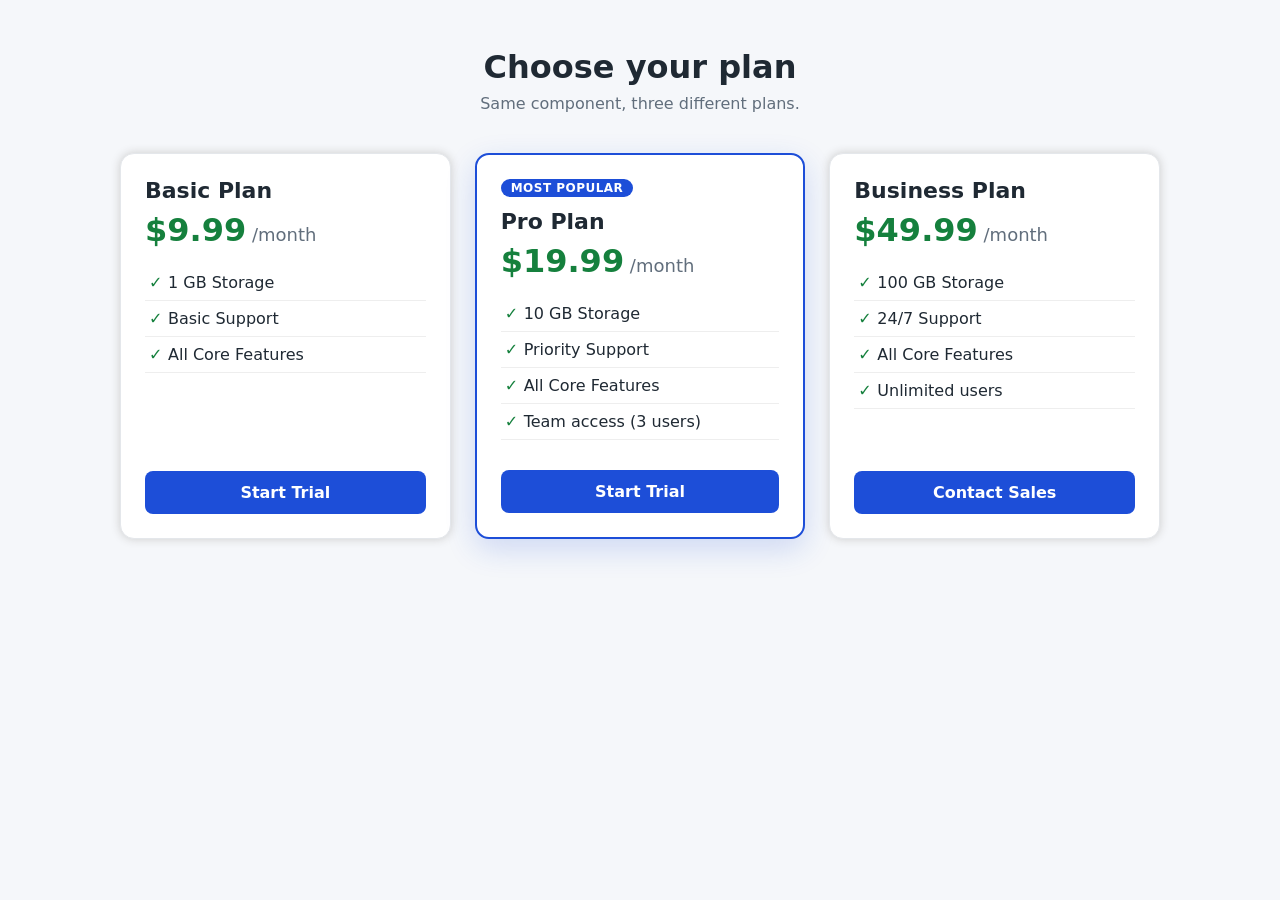
<file: apres/index.html>
<!DOCTYPE html>
<html lang="en">
<head>
  <meta charset="UTF-8">
  <meta name="viewport" content="width=device-width, initial-scale=1.0">
  <title>Pricing — composant Card réutilisable</title>
  <link rel="stylesheet" href="card.css">
  <style>
    /* Styles propres à cette page de démonstration (pas au composant) */
    body { margin: 0; padding: 48px 16px; background: #f5f7fa; font-family: system-ui, sans-serif; }
    h1 { text-align: center; margin: 0 0 8px; color: #1f2933; }
    .subtitle { text-align: center; margin: 0 0 40px; color: #616e7c; }
    .message { text-align: center; min-height: 1.5em; margin-top: 28px; color: #15803d; font-weight: 600; }
  </style>
</head>
<body>
  <main>
    <h1>Choose your plan</h1>
    <p class="subtitle">Same component, three different plans.</p>

    <!-- Les cartes sont créées par card.js à partir des données ci-dessous -->
    <section id="pricing" class="pricing-grid" aria-label="Plans"></section>

    <p id="message" class="message" role="status" aria-live="polite"></p>
  </main>

  <script src="card.js"></script>
  <script>
    const message = document.getElementById("message");

    // Ce qui se passe quand on clique sur un bouton de carte
    function handleSelect(plan, button) {
      button.textContent = "Trial started ✓";
      button.disabled = true;
      message.textContent = `You selected the ${plan.title} ($${plan.price.toFixed(2)}/month).`;
    }

    // Les données : ajouter une offre = ajouter un objet, sans toucher au HTML
    const plans = [
      {
        title: "Basic Plan",
        price: 9.99,
        features: ["1 GB Storage", "Basic Support", "All Core Features"],
        onSelect: handleSelect,
      },
      {
        title: "Pro Plan",
        price: 19.99,
        features: ["10 GB Storage", "Priority Support", "All Core Features", "Team access (3 users)"],
        highlighted: true,
        badge: "Most popular",
        onSelect: handleSelect,
      },
      {
        title: "Business Plan",
        price: 49.99,
        features: ["100 GB Storage", "24/7 Support", "All Core Features", "Unlimited users"],
        buttonText: "Contact Sales",
        onSelect: handleSelect,
      },
    ];

    renderCards("#pricing", plans);
  </script>
</body>
</html>
</file>
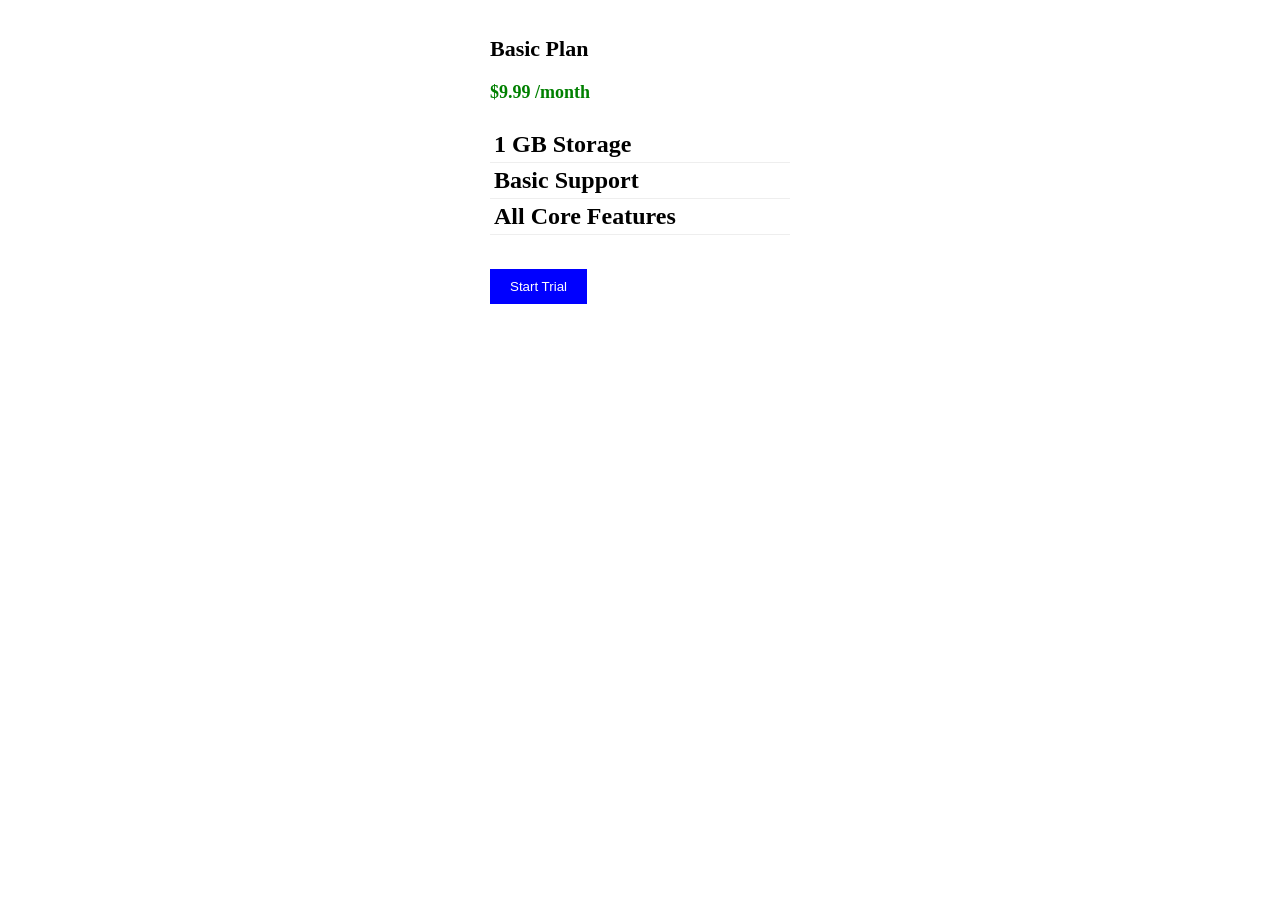
<file: avant/index.html>
<!DOCTYPE html>
<html>
<head>
<style>
.pricing {
width: 300px;
margin: auto;
background-color: #fff;
box-shdow: 0 0 10px #ccc;
padding: 10px;
text-align: left;
}
.title {
font-size: 22px;
font-weight: bold;
}
.price {
font-size: 18px;
color: green;
}
.features {
list-style: none;
padding-left: 0;
}
.features li {
padding: 4px;
border-bottom: 1px solid #eee;
}
.btn {
background: blue;
color: white;
padding: 10px 20px;
border: none;
margin-top: 10px;
}
.btn:hover {
background: darkblue;
}
</style>
</head>
<body>
<div class="pricing">
<h2 class="title">Basic Plan<h2>
<p class="price">$9.99 /month</p>
<ul class="features">
<li>1 GB Storage</li>
<li>Basic Support</li>
<li>All Core Features</li>
</ul>
<button class="btn">Start Trial</button>
</div>
</body>
</html>
</file>
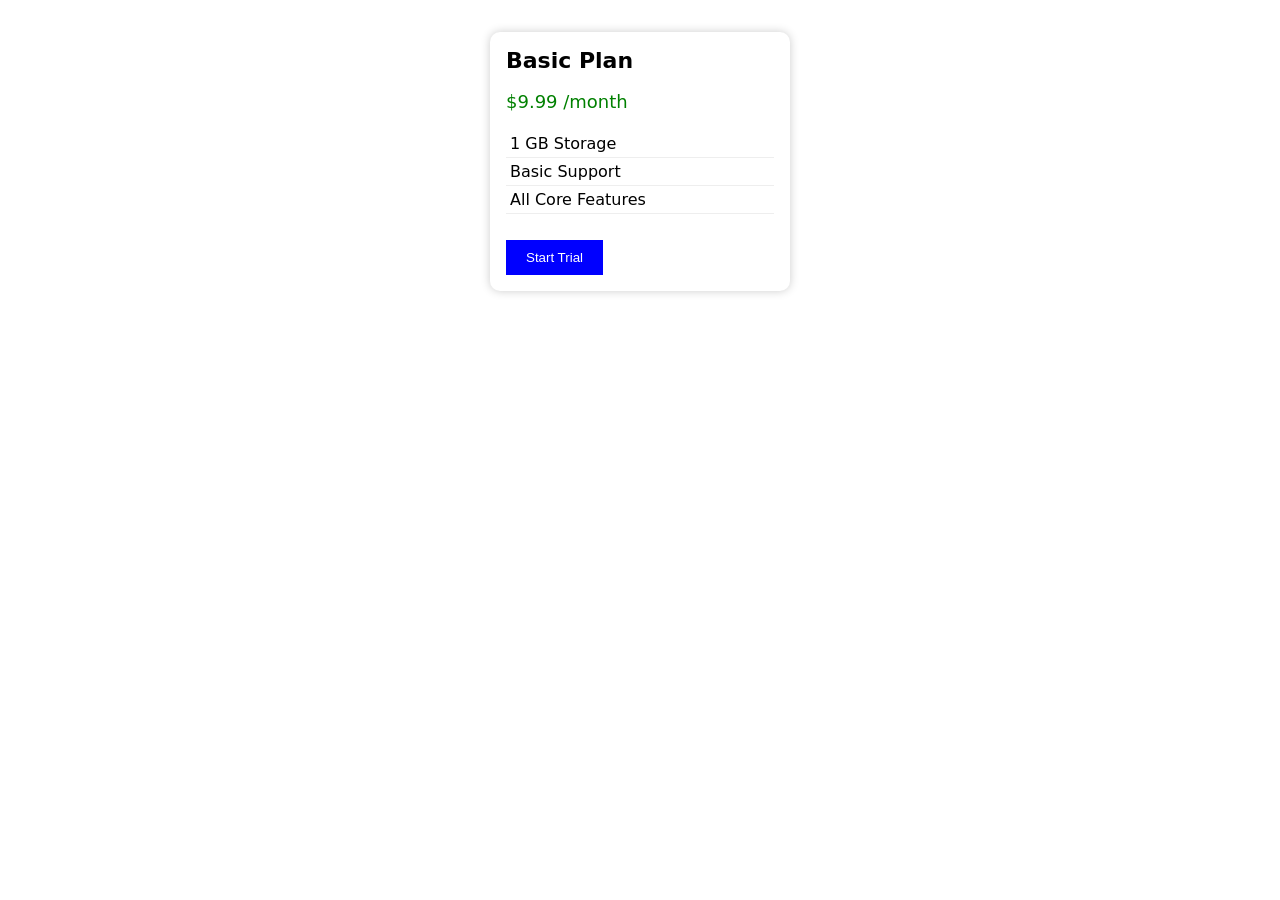
<file: apres/carte-corrigee.html>
<!DOCTYPE html>
<html lang="en">
<head>
<meta charset="UTF-8">
<meta name="viewport" content="width=device-width, initial-scale=1.0">
<title>Étape 1 — carte corrigée (avant refactorisation)</title>
<style>
/* Étape 1 : on corrige seulement les bugs, sans changer la structure.
   Les commentaires « FIX » indiquent chaque correction. */
* { box-sizing: border-box; }                 /* FIX : le padding ne fait plus déborder */
body { font-family: system-ui, sans-serif; padding: 24px 16px; }
.pricing {
  width: 100%;                                /* FIX : plus de largeur fixe de 300px */
  max-width: 300px;
  margin: auto;
  background-color: #fff;
  box-shadow: 0 0 10px #ccc;                  /* FIX : « box-shdow » mal orthographié */
  padding: 16px;
  text-align: left;
  border-radius: 10px;
}
.title {
  font-size: 22px;
  font-weight: bold;
  margin: 0 0 8px;
}
.price {
  font-size: 18px;
  color: green;
}
.features {
  list-style: none;
  padding-left: 0;
}
.features li {
  padding: 4px;
  border-bottom: 1px solid #eee;
}
.btn {
  background: blue;
  color: white;
  padding: 10px 20px;
  border: none;
  margin-top: 10px;
  cursor: pointer;                            /* FIX : on voit que le bouton est cliquable */
}
.btn:hover {
  background: darkblue;
}
.btn:focus-visible {                          /* FIX : visible au clavier */
  outline: 3px solid #93c5fd;
  outline-offset: 2px;
}
</style>
</head>
<body>
<div class="pricing">
  <h2 class="title">Basic Plan</h2>          <!-- FIX : </h2> fermant (avant : <h2>) -->
  <p class="price">$9.99 /month</p>
  <ul class="features">
    <li>1 GB Storage</li>
    <li>Basic Support</li>
    <li>All Core Features</li>
  </ul>
  <button class="btn" type="button" id="start-trial">Start Trial</button>
</div>

<script>
  // FIX : le bouton ne faisait rien, il n'avait aucun gestionnaire d'événement
  const startTrial = document.getElementById("start-trial");
  startTrial?.addEventListener("click", () => {
    startTrial.textContent = "Trial started ✓";
    startTrial.disabled = true;
  });
</script>
</body>
</html>
</file>
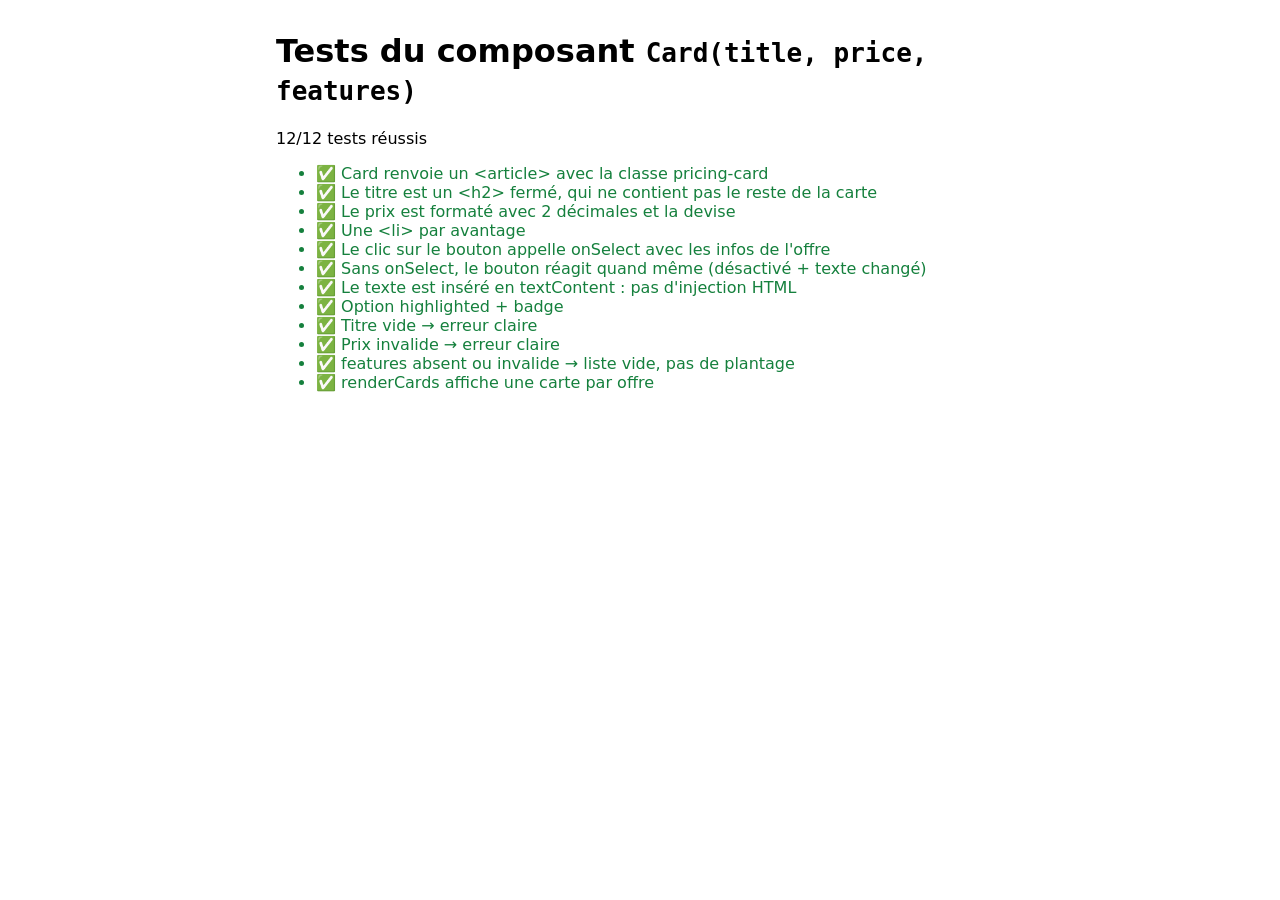
<file: apres/test.html>
<!DOCTYPE html>
<html lang="fr">
<head>
  <meta charset="UTF-8">
  <meta name="viewport" content="width=device-width, initial-scale=1.0">
  <title>Tests du composant Card</title>
  <link rel="stylesheet" href="card.css">
  <style>
    body { font-family: system-ui, sans-serif; max-width: 760px; margin: 32px auto; padding: 0 16px; }
    li.ok { color: #15803d; } li.ko { color: #b91c1c; font-weight: 600; }
    #sandbox { display: none; }
  </style>
</head>
<body>
  <h1>Tests du composant <code>Card(title, price, features)</code></h1>
  <p id="summary"></p>
  <ul id="results"></ul>
  <div id="sandbox"></div>

  <script src="card.js"></script>
  <script>
    const results = [];
    function test(name, fn) {
      try { fn(); results.push([name, true]); }
      catch (e) { results.push([name + " → " + e.message, false]); }
    }
    function assert(cond, msg) { if (!cond) throw new Error(msg || "assertion fausse"); }

    test("Card renvoie un <article> avec la classe pricing-card", () => {
      const c = Card("Basic Plan", 9.99, ["1 GB Storage"]);
      assert(c.tagName === "ARTICLE" && c.classList.contains("pricing-card"));
    });

    test("Le titre est un <h2> fermé, qui ne contient pas le reste de la carte", () => {
      const c = Card("Basic Plan", 9.99, ["A", "B"]);
      const h2 = c.querySelector("h2");
      assert(h2 && h2.textContent === "Basic Plan", "titre incorrect");
      assert(!h2.querySelector("p, ul, button"), "le <h2> englobe d'autres éléments");
    });

    test("Le prix est formaté avec 2 décimales et la devise", () => {
      const c = Card("Pro", 19.9, []);
      assert(c.querySelector(".pricing-card__amount").textContent === "$19.90");
    });

    test("Une <li> par avantage", () => {
      const c = Card("Pro", 19.99, ["A", "B", "C", "D"]);
      assert(c.querySelectorAll(".pricing-card__features li").length === 4);
    });

    test("Le clic sur le bouton appelle onSelect avec les infos de l'offre", () => {
      let received = null;
      const c = Card("Pro", 19.99, ["A"], { onSelect: (plan) => (received = plan) });
      document.getElementById("sandbox").append(c);
      c.querySelector("button").click();
      assert(received && received.title === "Pro" && received.price === 19.99);
    });

    test("Sans onSelect, le bouton réagit quand même (désactivé + texte changé)", () => {
      const c = Card("Basic", 9.99, ["A"]);
      const b = c.querySelector("button");
      b.click();
      assert(b.disabled && b.textContent.includes("✓"));
    });

    test("Le texte est inséré en textContent : pas d'injection HTML", () => {
      const c = Card("<img src=x onerror=alert(1)>", 1, ["<b>gras</b>"]);
      assert(!c.querySelector("img") && !c.querySelector("b"));
    });

    test("Option highlighted + badge", () => {
      const c = Card("Pro", 19.99, [], { highlighted: true, badge: "Populaire" });
      assert(c.classList.contains("pricing-card--highlighted"));
      assert(c.querySelector(".pricing-card__badge").textContent === "Populaire");
    });

    test("Titre vide → erreur claire", () => {
      let threw = false;
      try { Card("", 9.99, []); } catch (e) { threw = true; }
      assert(threw);
    });

    test("Prix invalide → erreur claire", () => {
      let threw = false;
      try { Card("Basic", "9.99", []); } catch (e) { threw = true; }
      assert(threw);
    });

    test("features absent ou invalide → liste vide, pas de plantage", () => {
      const c = Card("Basic", 0, null);
      assert(c.querySelectorAll("li").length === 0);
    });

    test("renderCards affiche une carte par offre", () => {
      const box = document.createElement("div");
      renderCards(box, [
        { title: "A", price: 1, features: [] },
        { title: "B", price: 2, features: [] },
        { title: "C", price: 3, features: [] },
      ]);
      assert(box.querySelectorAll(".pricing-card").length === 3);
    });

    const ul = document.getElementById("results");
    results.forEach(([name, ok]) => {
      const li = document.createElement("li");
      li.className = ok ? "ok" : "ko";
      li.textContent = (ok ? "✅ " : "❌ ") + name;
      ul.append(li);
    });
    const passed = results.filter((r) => r[1]).length;
    document.getElementById("summary").textContent = `${passed}/${results.length} tests réussis`;
  </script>
</body>
</html>
</file>
<file: apres/card.css>
/* =========================================================
   Composant « carte de prix » — styles réutilisables
   Toutes les couleurs passent par des variables : on peut
   changer le thème d'une carte sans toucher au composant.
   ========================================================= */

:root {
  --card-bg: #ffffff;
  --card-text: #1f2933;
  --card-muted: #616e7c;
  --card-border: #e4e7eb;
  --card-accent: #1d4ed8;        /* bleu (remplace « blue ») */
  --card-accent-hover: #1e3a8a;  /* bleu foncé (remplace « darkblue ») */
  --card-price: #15803d;         /* vert lisible sur fond blanc */
  --card-radius: 14px;
}

*,
*::before,
*::after {
  box-sizing: border-box;
}

/* Bug 3 corrigé : plus de largeur fixe de 300px.
   La carte prend toute la place disponible, jusqu'à 320px. */
.pricing-card {
  width: 100%;
  max-width: 320px;
  margin: 0 auto;
  padding: 24px;
  display: flex;
  flex-direction: column;
  background-color: var(--card-bg);
  color: var(--card-text);
  border: 1px solid var(--card-border);
  border-radius: var(--card-radius);
  /* Bug 2 corrigé : « box-shdow » → « box-shadow » */
  box-shadow: 0 0 10px #ccc;
  text-align: left;
  font-family: system-ui, -apple-system, "Segoe UI", Roboto, sans-serif;
}

/* Carte mise en avant (ex. l'offre recommandée) */
.pricing-card--highlighted {
  border: 2px solid var(--card-accent);
  box-shadow: 0 10px 30px rgba(29, 78, 216, 0.18);
}

.pricing-card__badge {
  align-self: flex-start;
  margin: 0 0 12px;
  padding: 2px 10px;
  border-radius: 999px;
  background: var(--card-accent);
  color: #fff;
  font-size: 0.75rem;
  font-weight: 600;
  text-transform: uppercase;
  letter-spacing: 0.04em;
}

.pricing-card__title {
  margin: 0 0 8px;
  font-size: 22px;
  font-weight: bold;
}

.pricing-card__price {
  margin: 0 0 16px;
  font-size: 18px;
  color: var(--card-price);
}

.pricing-card__amount {
  font-size: 2rem;
  font-weight: 700;
}

.pricing-card__period {
  color: var(--card-muted);
}

.pricing-card__features {
  list-style: none;
  padding-left: 0;
  margin: 0 0 20px;
  flex: 1; /* pousse le bouton en bas : les boutons s'alignent dans une grille */
}

.pricing-card__features li {
  padding: 8px 4px;
  border-bottom: 1px solid #eee;
}

.pricing-card__features li::before {
  content: "✓ ";
  color: var(--card-price);
  font-weight: 700;
}

/* Bug 5 corrigé : le bouton montre qu'il est cliquable
   (curseur, survol, focus clavier) et il a un vrai gestionnaire en JS. */
.btn {
  width: 100%;
  margin-top: 10px;
  padding: 12px 20px;
  border: none;
  border-radius: 8px;
  background: var(--card-accent);
  color: #fff;
  font: inherit;
  font-weight: 600;
  cursor: pointer;
  transition: background 0.2s ease, transform 0.1s ease;
}

.btn:hover {
  background: var(--card-accent-hover);
}

.btn:active {
  transform: scale(0.98);
}

.btn:focus-visible {
  outline: 3px solid #93c5fd;
  outline-offset: 2px;
}

.btn[disabled] {
  background: #15803d;
  cursor: default;
}

/* Grille pour afficher plusieurs cartes côte à côte */
.pricing-grid {
  display: grid;
  grid-template-columns: repeat(auto-fit, minmax(240px, 1fr));
  gap: 24px;
  align-items: stretch;
  max-width: 1040px;
  margin: 0 auto;
}

.pricing-grid .pricing-card {
  max-width: none; /* dans la grille, c'est la colonne qui fixe la largeur */
}
</file>
